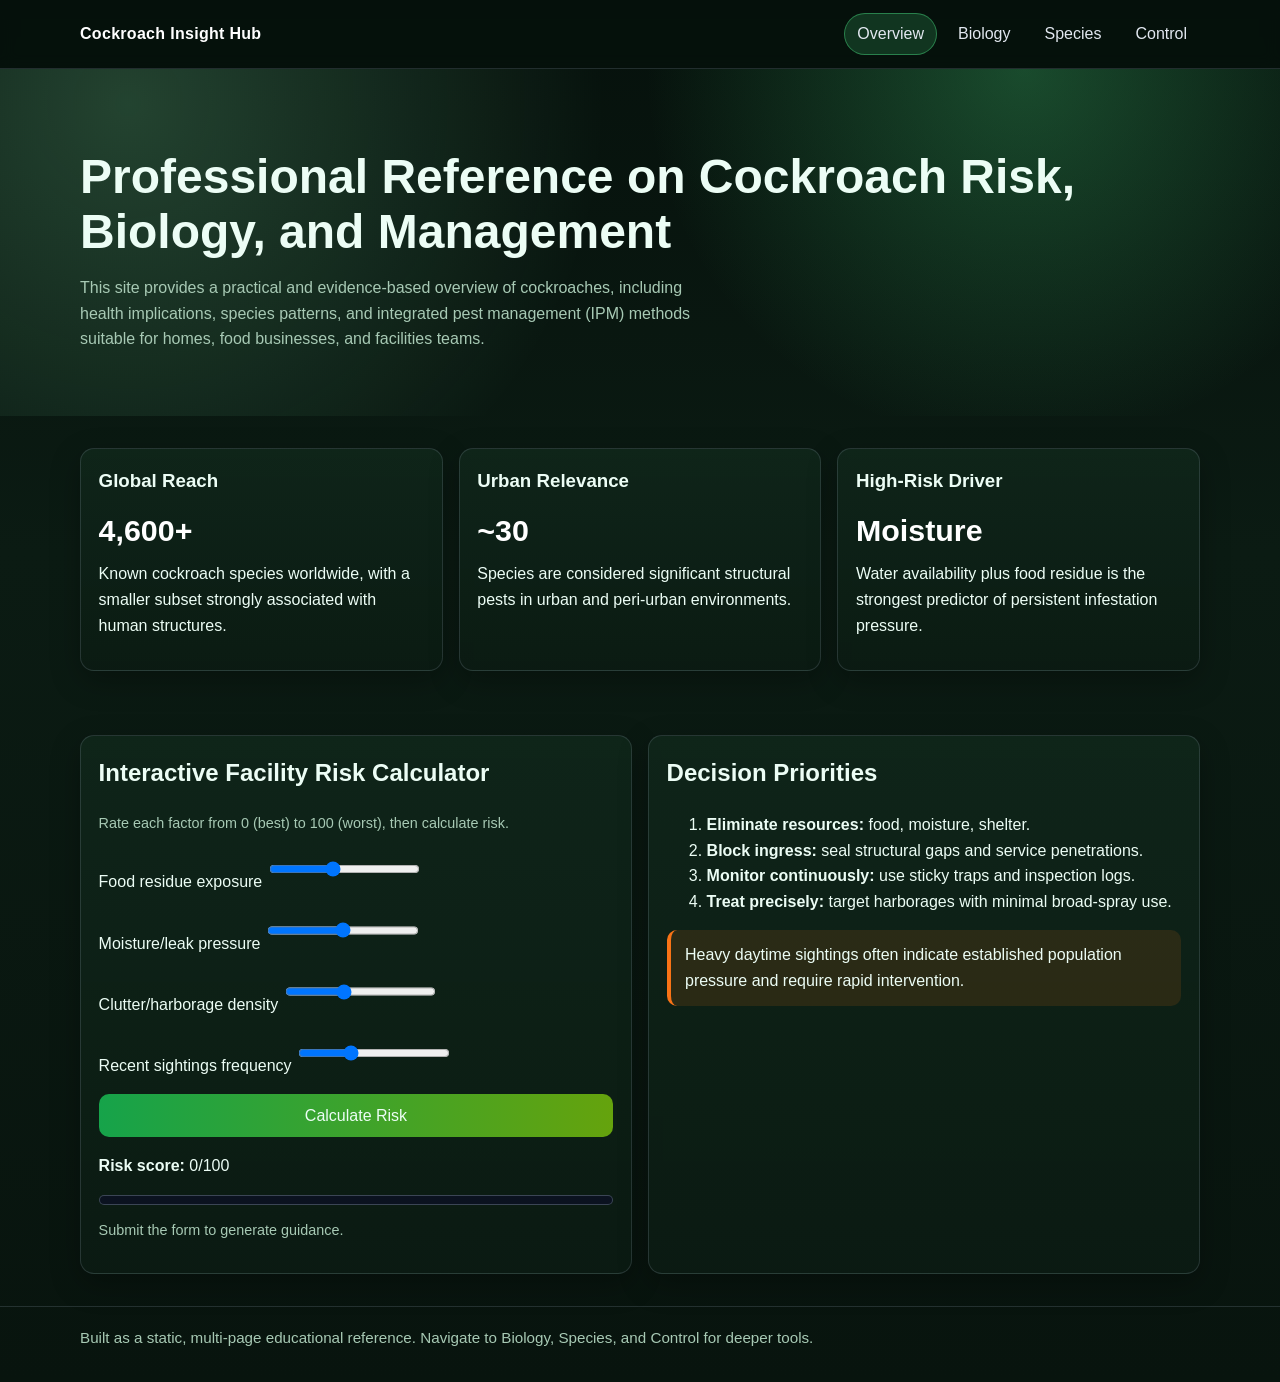
<file: index.html>
<!doctype html>
<html lang="en">
<head>
  <meta charset="UTF-8" />
  <meta name="viewport" content="width=device-width, initial-scale=1.0" />
  <title>Cockroach Insight Hub | Evidence-Based Guide</title>
  <meta name="description" content="Professional multi-page guide to cockroach biology, species identification, and integrated control strategies." />
  <link rel="stylesheet" href="styles.css" />
</head>
<body>
  <header>
    <div class="container nav">
      <div class="brand">Cockroach Insight Hub</div>
      <nav class="nav-links" aria-label="Primary">
        <a class="active" href="index.html">Overview</a>
        <a href="biology.html">Biology</a>
        <a href="species.html">Species</a>
        <a href="control.html">Control</a>
      </nav>
    </div>
  </header>

  <main>
    <section class="hero">
      <div class="container">
        <h1>Professional Reference on Cockroach Risk, Biology, and Management</h1>
        <p>
          This site provides a practical and evidence-based overview of cockroaches, including health implications,
          species patterns, and integrated pest management (IPM) methods suitable for homes, food businesses, and facilities teams.
        </p>
      </div>
    </section>

    <section>
      <div class="container grid grid-3">
        <article class="card">
          <h3>Global Reach</h3>
          <p class="kpi">4,600+</p>
          <p>Known cockroach species worldwide, with a smaller subset strongly associated with human structures.</p>
        </article>
        <article class="card">
          <h3>Urban Relevance</h3>
          <p class="kpi">~30</p>
          <p>Species are considered significant structural pests in urban and peri-urban environments.</p>
        </article>
        <article class="card">
          <h3>High-Risk Driver</h3>
          <p class="kpi">Moisture</p>
          <p>Water availability plus food residue is the strongest predictor of persistent infestation pressure.</p>
        </article>
      </div>
    </section>

    <section>
      <div class="container grid grid-2">
        <article class="card">
          <h2>Interactive Facility Risk Calculator</h2>
          <p class="small">Rate each factor from 0 (best) to 100 (worst), then calculate risk.</p>
          <form id="risk-form" class="grid">
            <label>Food residue exposure <input type="range" name="food" min="0" max="100" value="40"></label>
            <label>Moisture/leak pressure <input type="range" name="moisture" min="0" max="100" value="50"></label>
            <label>Clutter/harborage density <input type="range" name="clutter" min="0" max="100" value="35"></label>
            <label>Recent sightings frequency <input type="range" name="sightings" min="0" max="100" value="30"></label>
            <button type="submit">Calculate Risk</button>
          </form>
          <p><strong>Risk score:</strong> <span id="risk-score">0</span>/100</p>
          <div id="risk-bar" class="progress"><div></div></div>
          <p id="risk-summary" class="small">Submit the form to generate guidance.</p>
        </article>

        <article class="card">
          <h2>Decision Priorities</h2>
          <ol>
            <li><strong>Eliminate resources:</strong> food, moisture, shelter.</li>
            <li><strong>Block ingress:</strong> seal structural gaps and service penetrations.</li>
            <li><strong>Monitor continuously:</strong> use sticky traps and inspection logs.</li>
            <li><strong>Treat precisely:</strong> target harborages with minimal broad-spray use.</li>
          </ol>
          <div class="notice">
            Heavy daytime sightings often indicate established population pressure and require rapid intervention.
          </div>
        </article>
      </div>
    </section>
  </main>

  <footer class="footer">
    <div class="container">Built as a static, multi-page educational reference. Navigate to Biology, Species, and Control for deeper tools.</div>
  </footer>

  <script src="script.js"></script>
</body>
</html>
</file>
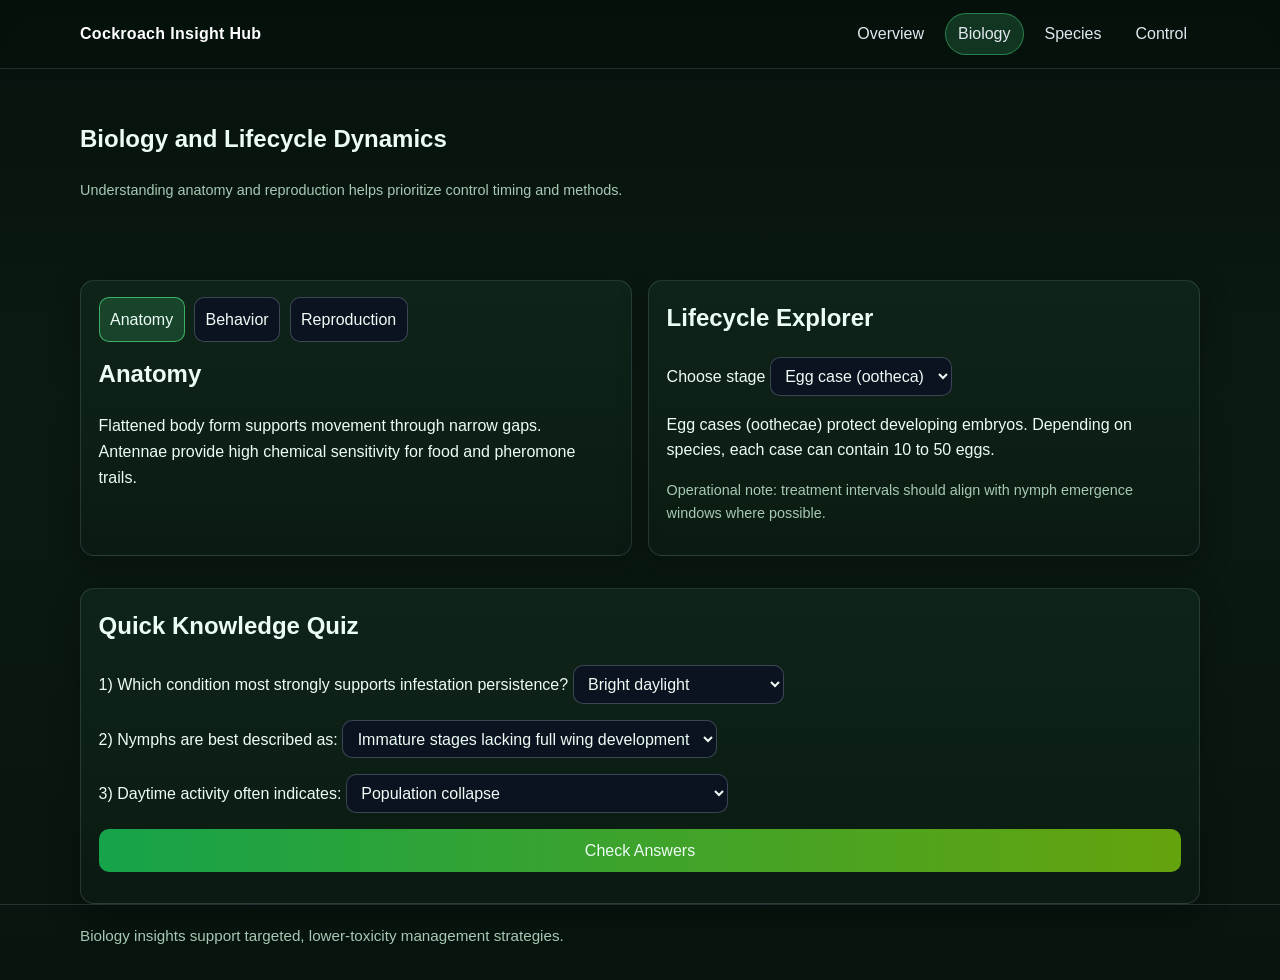
<file: biology.html>
<!doctype html>
<html lang="en">
<head>
  <meta charset="UTF-8" />
  <meta name="viewport" content="width=device-width, initial-scale=1.0" />
  <title>Cockroach Biology | Insight Hub</title>
  <link rel="stylesheet" href="styles.css" />
</head>
<body>
  <header>
    <div class="container nav">
      <div class="brand">Cockroach Insight Hub</div>
      <nav class="nav-links" aria-label="Primary">
        <a href="index.html">Overview</a>
        <a class="active" href="biology.html">Biology</a>
        <a href="species.html">Species</a>
        <a href="control.html">Control</a>
      </nav>
    </div>
  </header>

  <main class="container">
    <section>
      <h1>Biology and Lifecycle Dynamics</h1>
      <p class="small">Understanding anatomy and reproduction helps prioritize control timing and methods.</p>
    </section>

    <section class="grid grid-2" data-tabs>
      <article class="card">
        <div class="tabs">
          <button class="tab-btn active" data-target="anatomy">Anatomy</button>
          <button class="tab-btn" data-target="behavior">Behavior</button>
          <button class="tab-btn" data-target="reproduction">Reproduction</button>
        </div>
        <div id="anatomy" class="tab-panel active">
          <h2>Anatomy</h2>
          <p>Flattened body form supports movement through narrow gaps. Antennae provide high chemical sensitivity for food and pheromone trails.</p>
        </div>
        <div id="behavior" class="tab-panel">
          <h2>Behavior</h2>
          <p>Nocturnal activity dominates. Sudden daytime activity can signal crowding or resource depletion in harborages.</p>
        </div>
        <div id="reproduction" class="tab-panel">
          <h2>Reproduction</h2>
          <p>Egg case production rates vary by species and temperature. Warm, humid interiors accelerate population growth.</p>
        </div>
      </article>

      <article class="card">
        <h2>Lifecycle Explorer</h2>
        <label for="lifecycle-stage">Choose stage</label>
        <select id="lifecycle-stage">
          <option value="egg">Egg case (ootheca)</option>
          <option value="nymph">Nymph</option>
          <option value="adult">Adult</option>
        </select>
        <p id="lifecycle-output"></p>
        <p class="small">Operational note: treatment intervals should align with nymph emergence windows where possible.</p>
      </article>
    </section>

    <section class="card">
      <h2>Quick Knowledge Quiz</h2>
      <form id="quiz-form" class="grid">
        <label>1) Which condition most strongly supports infestation persistence?
          <select name="q1">
            <option value="a">Bright daylight</option>
            <option value="b">Moisture + food residue</option>
            <option value="c">Low indoor temperature</option>
          </select>
        </label>

        <label>2) Nymphs are best described as:
          <select name="q2">
            <option value="a">Immature stages lacking full wing development</option>
            <option value="b">Egg cases only</option>
            <option value="c">Unrelated insects</option>
          </select>
        </label>

        <label>3) Daytime activity often indicates:
          <select name="q3">
            <option value="a">Population collapse</option>
            <option value="b">No infestation</option>
            <option value="c">Potential crowding or disturbance in harborages</option>
          </select>
        </label>

        <button type="submit">Check Answers</button>
      </form>
      <p id="quiz-result" class="small"></p>
    </section>
  </main>

  <footer class="footer"><div class="container">Biology insights support targeted, lower-toxicity management strategies.</div></footer>
  <script src="script.js"></script>
</body>
</html>
</file>
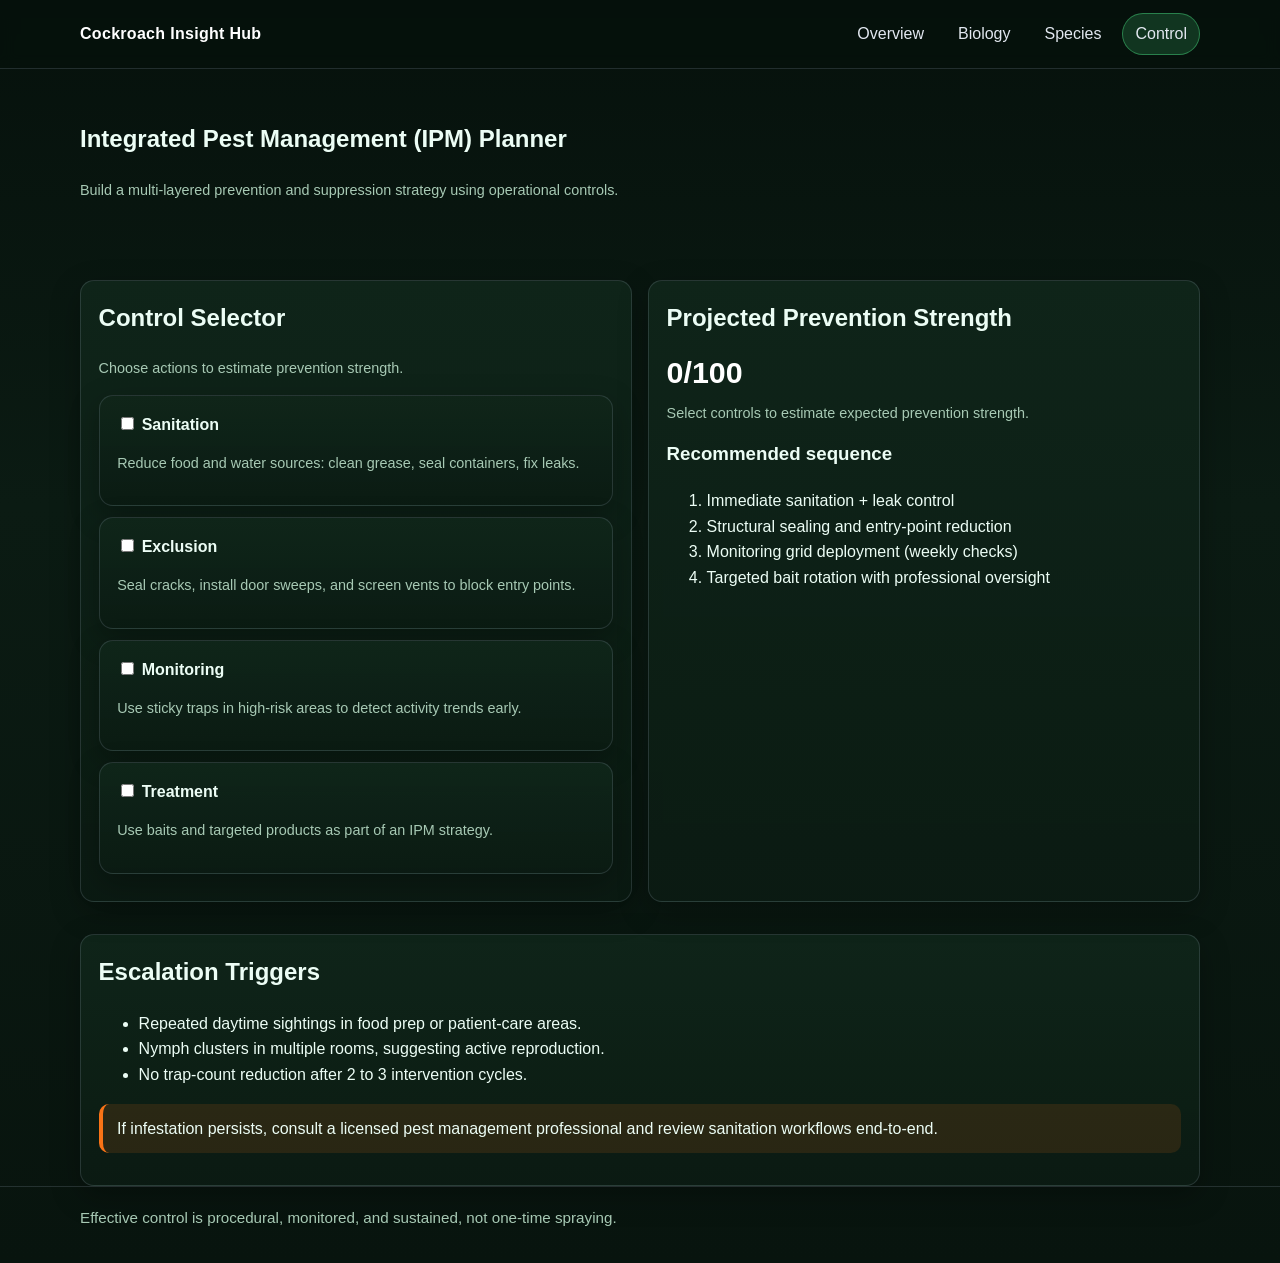
<file: control.html>
<!doctype html>
<html lang="en">
<head>
  <meta charset="UTF-8" />
  <meta name="viewport" content="width=device-width, initial-scale=1.0" />
  <title>Cockroach Control | Insight Hub</title>
  <link rel="stylesheet" href="styles.css" />
</head>
<body>
  <header>
    <div class="container nav">
      <div class="brand">Cockroach Insight Hub</div>
      <nav class="nav-links" aria-label="Primary">
        <a href="index.html">Overview</a>
        <a href="biology.html">Biology</a>
        <a href="species.html">Species</a>
        <a class="active" href="control.html">Control</a>
      </nav>
    </div>
  </header>

  <main class="container">
    <section>
      <h1>Integrated Pest Management (IPM) Planner</h1>
      <p class="small">Build a multi-layered prevention and suppression strategy using operational controls.</p>
    </section>

    <section class="grid grid-2">
      <article class="card">
        <h2>Control Selector</h2>
        <p class="small">Choose actions to estimate prevention strength.</p>
        <div data-ipm-list></div>
      </article>

      <article class="card">
        <h2>Projected Prevention Strength</h2>
        <p class="kpi"><span id="ipm-total">0</span>/100</p>
        <p id="ipm-detail" class="small">Select controls to estimate expected prevention strength.</p>
        <h3>Recommended sequence</h3>
        <ol>
          <li>Immediate sanitation + leak control</li>
          <li>Structural sealing and entry-point reduction</li>
          <li>Monitoring grid deployment (weekly checks)</li>
          <li>Targeted bait rotation with professional oversight</li>
        </ol>
      </article>
    </section>

    <section class="card">
      <h2>Escalation Triggers</h2>
      <ul>
        <li>Repeated daytime sightings in food prep or patient-care areas.</li>
        <li>Nymph clusters in multiple rooms, suggesting active reproduction.</li>
        <li>No trap-count reduction after 2 to 3 intervention cycles.</li>
      </ul>
      <p class="notice">If infestation persists, consult a licensed pest management professional and review sanitation workflows end-to-end.</p>
    </section>
  </main>

  <footer class="footer"><div class="container">Effective control is procedural, monitored, and sustained, not one-time spraying.</div></footer>
  <script src="script.js"></script>
</body>
</html>
</file>
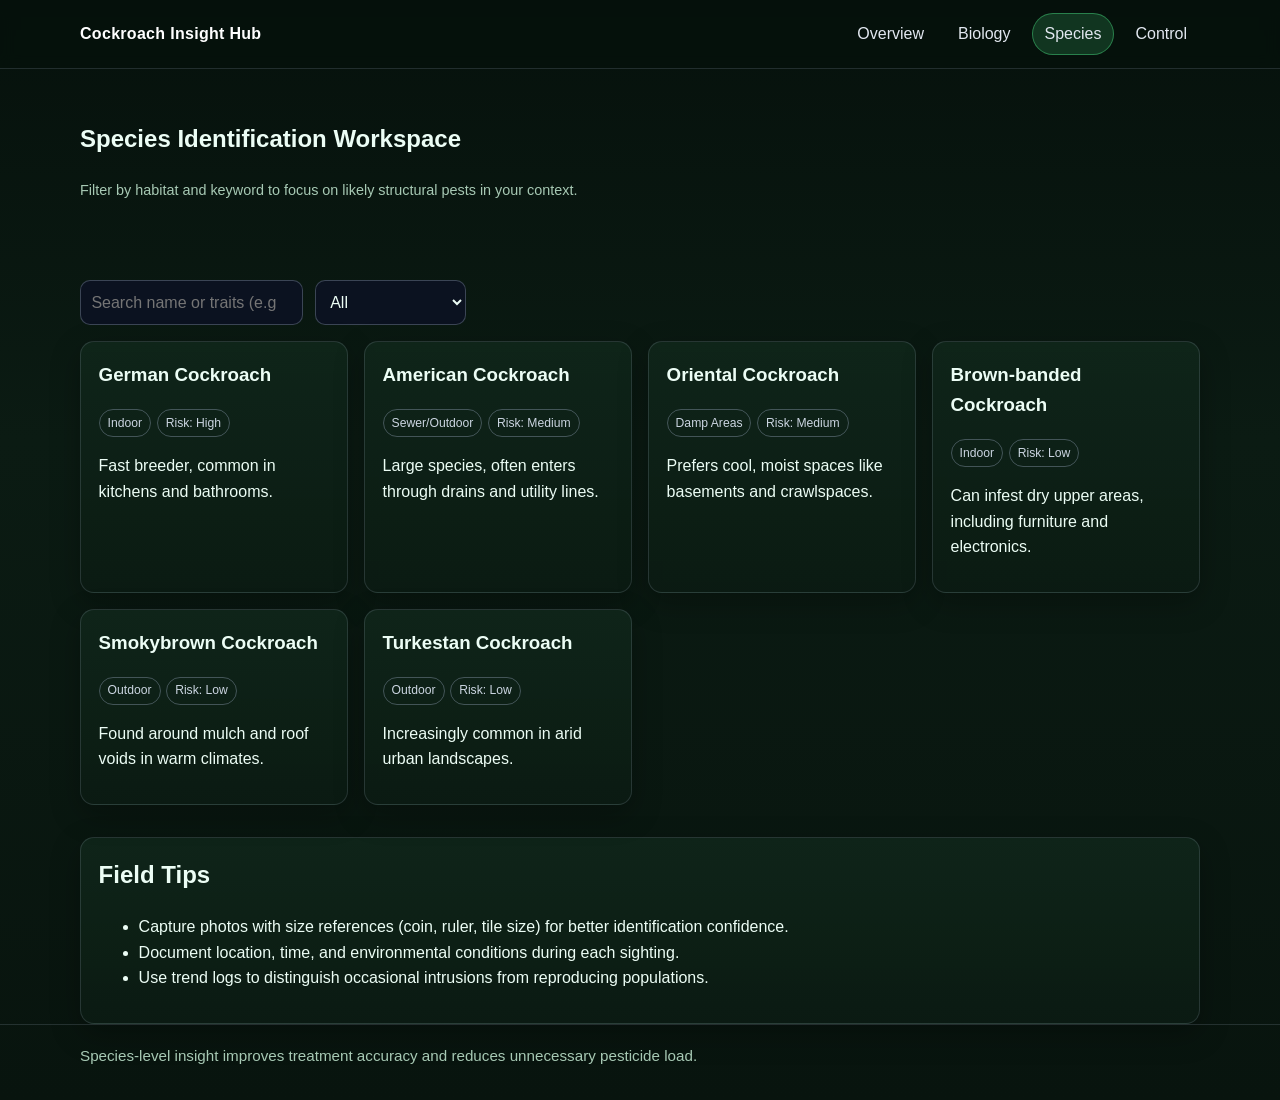
<file: species.html>
<!doctype html>
<html lang="en">
<head>
  <meta charset="UTF-8" />
  <meta name="viewport" content="width=device-width, initial-scale=1.0" />
  <title>Cockroach Species | Insight Hub</title>
  <link rel="stylesheet" href="styles.css" />
</head>
<body>
  <header>
    <div class="container nav">
      <div class="brand">Cockroach Insight Hub</div>
      <nav class="nav-links" aria-label="Primary">
        <a href="index.html">Overview</a>
        <a href="biology.html">Biology</a>
        <a class="active" href="species.html">Species</a>
        <a href="control.html">Control</a>
      </nav>
    </div>
  </header>

  <main class="container">
    <section>
      <h1>Species Identification Workspace</h1>
      <p class="small">Filter by habitat and keyword to focus on likely structural pests in your context.</p>
    </section>

    <section>
      <div class="controls">
        <input id="species-query" type="search" placeholder="Search name or traits (e.g., kitchen, drain, large)" />
        <select id="species-habitat">
          <option>All</option>
          <option>Indoor</option>
          <option>Sewer/Outdoor</option>
          <option>Damp Areas</option>
          <option>Outdoor</option>
        </select>
      </div>

      <div class="grid grid-3" data-species-list></div>
    </section>

    <section class="card">
      <h2>Field Tips</h2>
      <ul>
        <li>Capture photos with size references (coin, ruler, tile size) for better identification confidence.</li>
        <li>Document location, time, and environmental conditions during each sighting.</li>
        <li>Use trend logs to distinguish occasional intrusions from reproducing populations.</li>
      </ul>
    </section>
  </main>

  <footer class="footer"><div class="container">Species-level insight improves treatment accuracy and reduces unnecessary pesticide load.</div></footer>
  <script src="script.js"></script>
</body>
</html>
</file>
<file: styles.css>
:root {
  --bg: #07130d;
  --bg-soft: #0b1b13;
  --card: #10261a;
  --text: #ecfdf5;
  --muted: #a7c9b4;
  --accent: #4ade80;
  --accent-2: #86efac;
  --danger: #f97316;
  --max: 1120px;
  --radius: 14px;
  --shadow: 0 10px 30px rgba(0, 0, 0, 0.28);
}

* { box-sizing: border-box; }
html, body { margin: 0; padding: 0; }
body {
  font-family: Inter, Segoe UI, Roboto, Helvetica, Arial, sans-serif;
  color: var(--text);
  background: linear-gradient(180deg, #06110c 0%, #0b1b13 40%, #08140e 100%);
  line-height: 1.6;
}

a { color: var(--accent-2); text-decoration: none; }
a:hover { text-decoration: underline; }

.container { width: min(100% - 2rem, var(--max)); margin-inline: auto; }

header {
  position: sticky;
  top: 0;
  z-index: 100;
  backdrop-filter: blur(8px);
  background: rgba(6, 17, 12, 0.78);
  border-bottom: 1px solid rgba(148, 163, 184, 0.2);
}

.nav {
  display: flex;
  align-items: center;
  justify-content: space-between;
  gap: 1rem;
  padding: 0.8rem 0;
}

.brand {
  font-weight: 800;
  letter-spacing: 0.3px;
  color: #fff;
}

.nav-links {
  display: flex;
  flex-wrap: wrap;
  gap: 0.5rem;
}

.nav-links a {
  color: #e2e8f0;
  padding: 0.45rem 0.75rem;
  border-radius: 999px;
  border: 1px solid transparent;
}

.nav-links a.active,
.nav-links a:hover {
  background: rgba(74, 222, 128, 0.18);
  border-color: rgba(74, 222, 128, 0.45);
  text-decoration: none;
}

.hero {
  padding: 5rem 0 3rem;
  background:
    radial-gradient(circle at 10% 10%, rgba(134, 239, 172, 0.22), transparent 40%),
    radial-gradient(circle at 80% 0%, rgba(74, 222, 128, 0.28), transparent 35%);
}

.hero h1 {
  margin: 0;
  line-height: 1.15;
  font-size: clamp(1.8rem, 3.8vw, 3rem);
}

.hero p {
  color: var(--muted);
  max-width: 70ch;
}

.grid {
  display: grid;
  gap: 1rem;
}

.grid-3 { grid-template-columns: repeat(auto-fit, minmax(220px, 1fr)); }
.grid-2 { grid-template-columns: repeat(auto-fit, minmax(280px, 1fr)); }

.card {
  background: linear-gradient(180deg, rgba(16, 38, 26, 0.92) 0%, rgba(11, 27, 19, 0.97) 100%);
  border: 1px solid rgba(148, 163, 184, 0.2);
  border-radius: var(--radius);
  padding: 1rem 1.1rem;
  box-shadow: var(--shadow);
}

.card h3, .card h2 { margin-top: 0.1rem; }

.kpi {
  font-size: 1.9rem;
  font-weight: 800;
  line-height: 1;
  margin: 0.5rem 0;
  color: #fff;
}

.tag {
  display: inline-block;
  font-size: 0.76rem;
  border-radius: 999px;
  padding: 0.2rem 0.5rem;
  margin-right: 0.35rem;
  border: 1px solid rgba(148, 163, 184, 0.4);
  color: #cbd5e1;
}

section { padding: 2rem 0; }

input, select, button, textarea {
  font: inherit;
  color: inherit;
  background: #0b1220;
  border: 1px solid rgba(148, 163, 184, 0.35);
  border-radius: 10px;
  padding: 0.55rem 0.65rem;
}

button {
  cursor: pointer;
  background: linear-gradient(90deg, #16a34a, #65a30d);
  border: none;
}

button:hover { filter: brightness(1.05); }

.controls {
  display: flex;
  gap: 0.75rem;
  flex-wrap: wrap;
  margin-bottom: 1rem;
}

.footer {
  border-top: 1px solid rgba(148, 163, 184, 0.2);
  padding: 1.2rem 0 2rem;
  color: var(--muted);
  font-size: 0.95rem;
}

.tabs {
  display: flex;
  gap: 0.6rem;
  flex-wrap: wrap;
  margin-bottom: 0.8rem;
}

.tab-btn {
  border: 1px solid rgba(148, 163, 184, 0.35);
  background: #0b1220;
}

.tab-btn.active {
  border-color: rgba(74, 222, 128, 0.7);
  background: rgba(74, 222, 128, 0.18);
}

.tab-panel { display: none; }
.tab-panel.active { display: block; }

.small { color: var(--muted); font-size: 0.9rem; }

.progress {
  width: 100%;
  height: 10px;
  border-radius: 999px;
  overflow: hidden;
  background: #0b1220;
  border: 1px solid rgba(148, 163, 184, 0.35);
}

.progress > div {
  height: 100%;
  width: 0;
  background: linear-gradient(90deg, #84cc16, #16a34a);
  transition: width 0.3s ease;
}

.notice {
  border-left: 4px solid var(--danger);
  padding: 0.75rem 0.9rem;
  background: rgba(249, 115, 22, 0.12);
  border-radius: 10px;
}

@media (max-width: 640px) {
  .nav { align-items: flex-start; flex-direction: column; }
}
</file>
